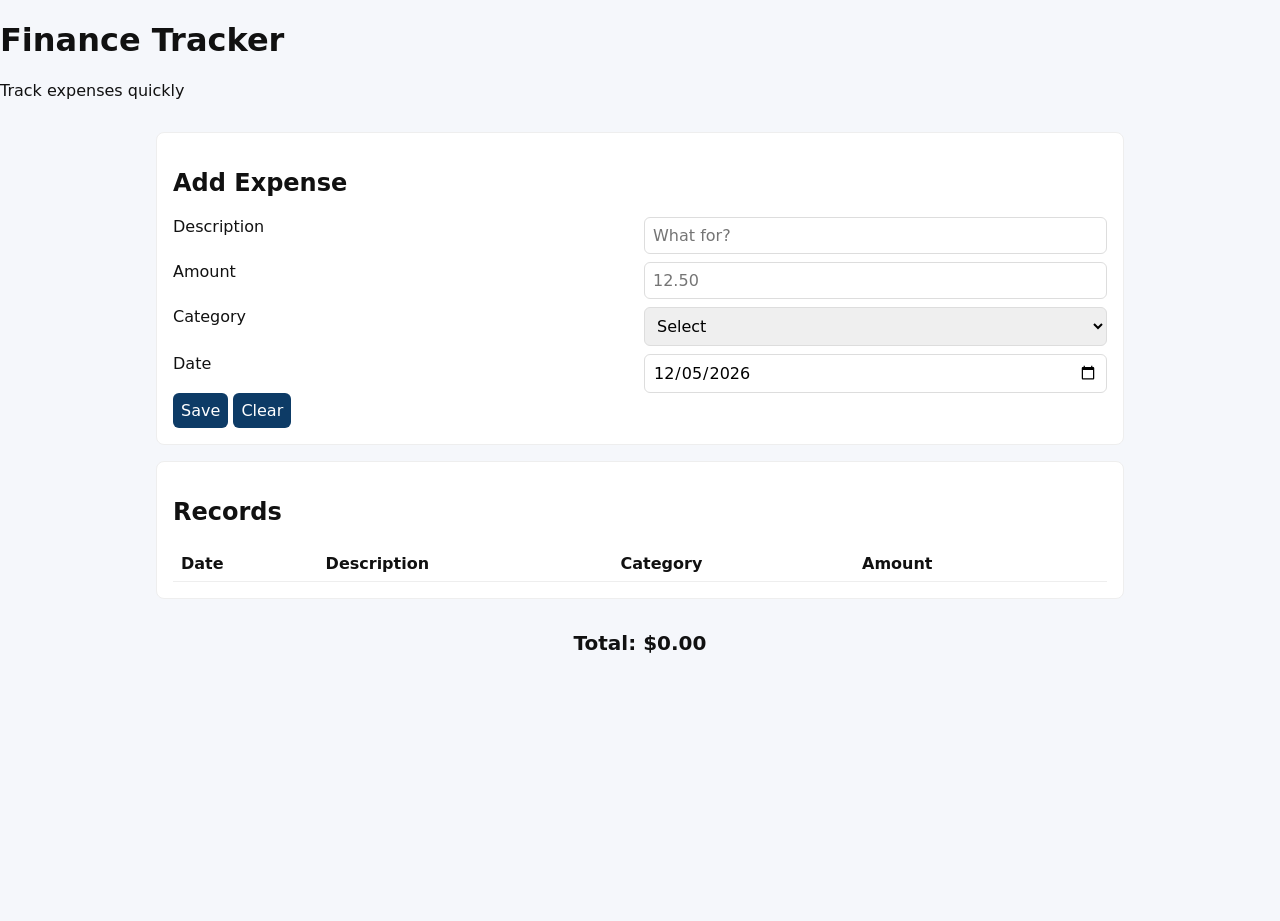
<file: index.html>
<!DOCTYPE html>
<html lang="en">
<head>
  <meta charset="UTF-8" />
  <meta name="viewport" content="width=device-width, initial-scale=1.0" />
  <title>STUDENT FINANCE TRACKER</title>
  <link rel="stylesheet" href="styles/main.css" />
</head>
<body>
  <script src="scripts/app.js"></script>
  <script src="scripts/storage.js"></script>
  <script src="scripts/state.js"></script>
  <script src="scripts/main.js"></script>
</body>
</html>
</file>
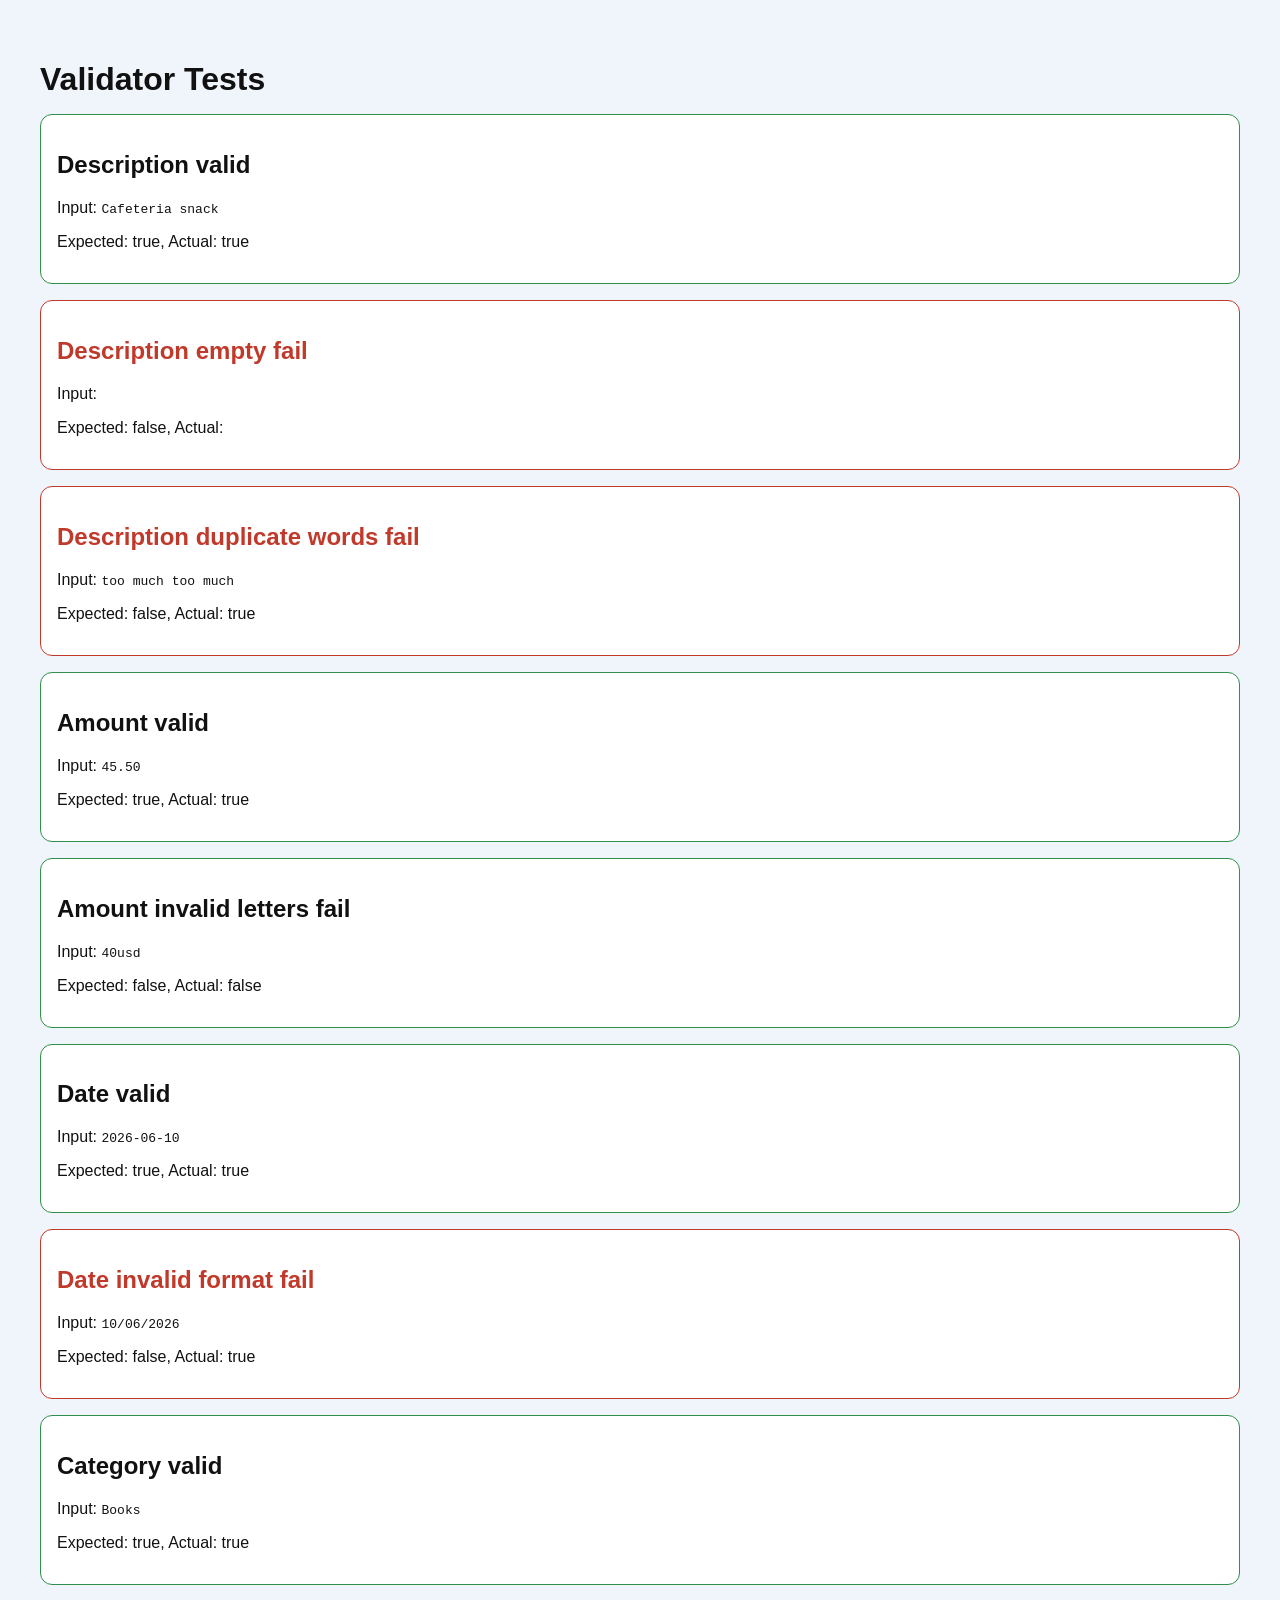
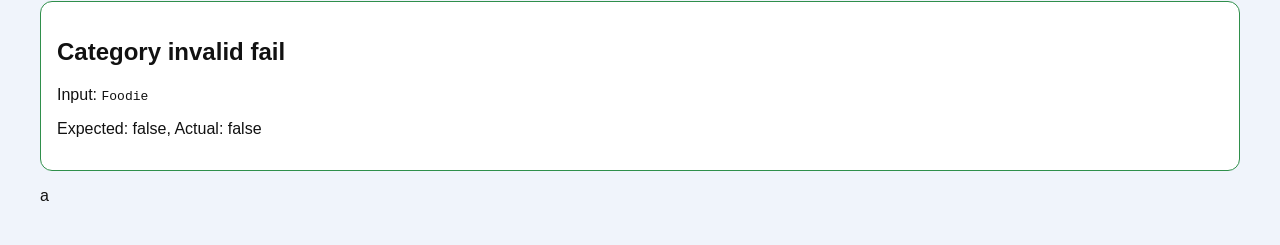
<file: tests.html>
<!DOCTYPE html>
<html lang="en">
<head>
  <meta charset="UTF-8" />
  <meta name="viewport" content="width=device-width, initial-scale=1.0" />
  <title>Student Finance Tracker Tests</title>
  <style>
    body { font-family: Arial, sans-serif; padding: 2rem; background: #f0f4fb; color: #111; }
    h1 { margin-bottom: 1rem; }
    .result { padding: 1rem; margin-bottom: 1rem; border-radius: 0.75rem; background: #fff; border: 1px solid #d2d8e4; }
    .pass { border-color: #2f8f4b; }
    .fail { border-color: #c0392b; }
    .fail h2 { color: #c0392b; }
  </style>
</head>
<body>
  <h1>Validator Tests</h1>
  <div id="results"></div>
  <script src="scripts/validators.js"></script>a
  <script>
    const cases = [
      {name: 'Description valid', fn: validators.validateDescription, input: 'Cafeteria snack', expected: true},
      {name: 'Description empty fail', fn: validators.validateDescription, input: '', expected: false},
      {name: 'Description duplicate words fail', fn: validators.validateDescription, input: 'too much too much', expected: false},
      {name: 'Amount valid', fn: validators.validateAmount, input: '45.50', expected: true},
      {name: 'Amount invalid letters fail', fn: validators.validateAmount, input: '40usd', expected: false},
      {name: 'Date valid', fn: validators.validateDate, input: '2026-06-10', expected: true},
      {name: 'Date invalid format fail', fn: validators.validateDate, input: '10/06/2026', expected: false},
      {name: 'Category valid', fn: validators.validateCategory, input: 'Books', expected: true},
      {name: 'Category invalid fail', fn: validators.validateCategory, input: 'Foodie', expected: false}
    ];

    const results = document.getElementById('results');
    cases.forEach(test => {
      const passed = test.fn(test.input) === test.expected;
      const wrapper = document.createElement('div');
      wrapper.className = 'result ' + (passed ? 'pass' : 'fail');
      wrapper.innerHTML = `<h2>${test.name}</h2><p>Input: <code>${test.input}</code></p><p>Expected: ${test.expected}, Actual: ${test.fn(test.input)}</p>`;
      results.appendChild(wrapper);
    });
  </script>
</body>
</html>
</file>
<file: styles/main.css>
/* Minimal, compact stylesheet for the app */
:root{
  font-family: system-ui, 'Segoe UI', Arial, sans-serif;
  font-size: 16px;
  color: #111;
  --primary-hover: #0a2d4e;
  --primary-active: #072037;
  --focus-ring: #2563eb;
  --transition-fast: 150ms cubic-bezier(0.4, 0, 0.2, 1);
}

*{box-sizing:border-box}
*, *::before,*::after{box-sizing:border-box}
body{margin:0;min-height:100vh;background:#f5f7fb}

.site-header{padding:1rem;background:#fff;border-bottom:1px solid #e6e6e6}

main{max-width:1000px;margin:0 auto;padding:1rem}

.panel{background:#fff;border:1px solid #eee;border-radius:8px;padding:1rem;margin-bottom:1rem}

.field-grid{display:grid;gap:.5rem}

.table-wrapper{overflow:auto}

table{width:100%;border-collapse:collapse}

th,td{padding:.5rem;border-bottom:1px solid #eee;text-align:left}

button,input,select{font:inherit;padding:.5rem;border:1px solid #ddd;border-radius:6px}

button{background:#0d3b66;color:#fff;border:none}
button:focus-visible,
input:focus-visible,
select:focus-visible{
  outline:2px solid var(--focus-ring);
  outline-offset:2px;
  border-color: transparent;
}

.form-status{margin-top:.5rem;color:#0d3b66}

.sr-only{position:absolute;width:1px;height:1px;overflow:hidden;clip:rect(0,0,0,0)}

@media (min-width:768px){.field-grid{grid-template-columns:repeat(2,1fr)}}
</file>
